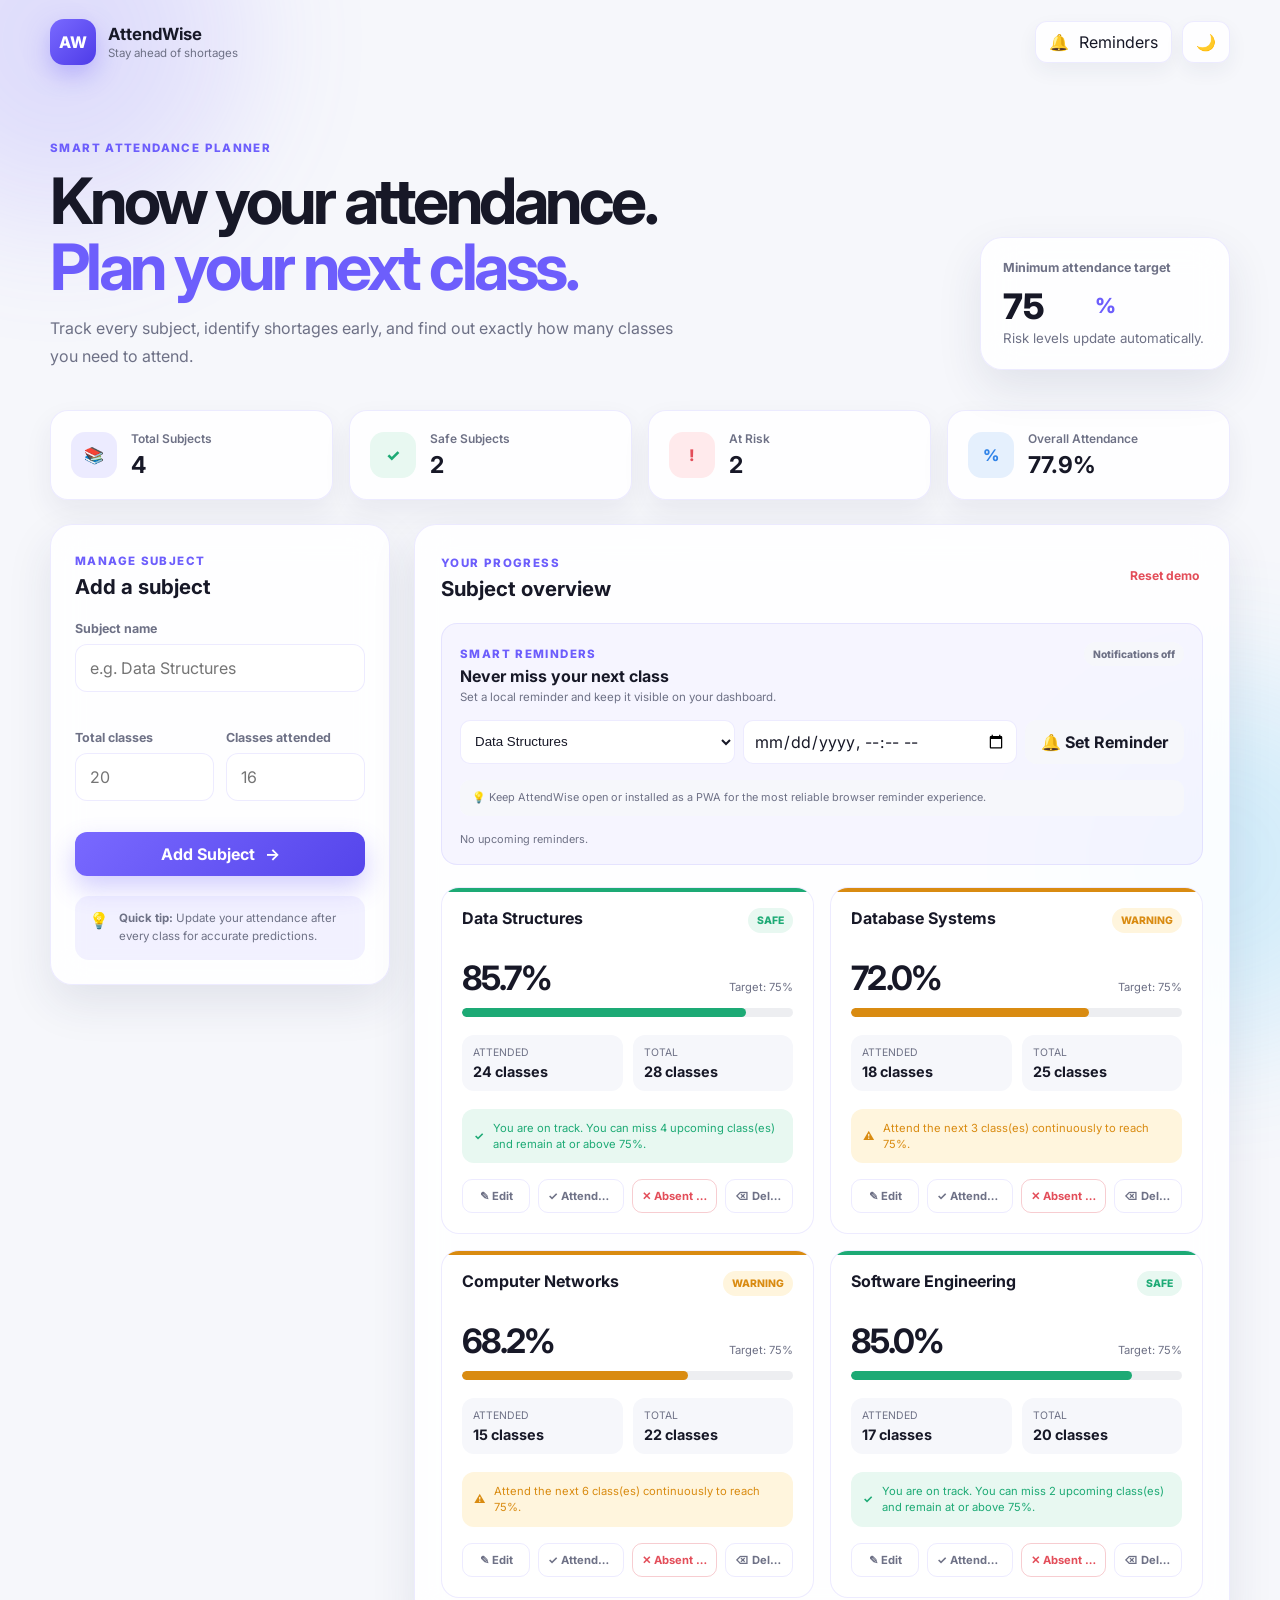
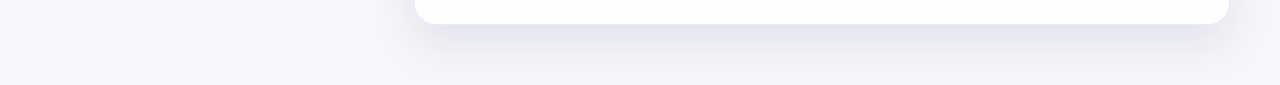
<file: index.html>
<!DOCTYPE html>
<html lang="en">
<head>
  <meta charset="UTF-8" />
  <meta name="viewport" content="width=device-width, initial-scale=1.0" />
  <meta name="description" content="AttendWise - Track attendance and avoid shortages." />
  <title>AttendWise | Attendance Tracker</title>
  <link rel="preconnect" href="https://fonts.googleapis.com">
  <link rel="preconnect" href="https://fonts.gstatic.com" crossorigin>
  <link href="https://fonts.googleapis.com/css2?family=Inter:wght@400;500;600;700;800&display=swap" rel="stylesheet">
  <link rel="manifest" href="manifest.json" />
  <meta name="theme-color" content="#6d5efc" />
  <link rel="manifest" href="manifest.json" />
  <meta name="theme-color" content="#6d5efc" />
  <link rel="stylesheet" href="styles.css?v=5" />
</head>
<body>
  <div class="background-orb orb-one"></div>
  <div class="background-orb orb-two"></div>

  <header class="topbar">
    <a class="brand" href="#" aria-label="AttendWise home">
      <span class="brand-icon">AW</span>
      <span>
        <strong>AttendWise</strong>
        <small>Stay ahead of shortages</small>
      </span>
    </a>

    <div class="topbar-actions">
      <button id="notificationBtn" class="icon-button" type="button" title="Enable reminders">
        <span aria-hidden="true">🔔</span>
        <span class="button-label">Reminders</span>
      </button>
      <button id="themeToggle" class="icon-button" type="button" title="Toggle theme" aria-label="Toggle dark mode">
        <span id="themeIcon" aria-hidden="true">🌙</span>
      </button>
    </div>
  </header>

  <main class="container">
    <section class="hero">
      <div>
        <span class="eyebrow">SMART ATTENDANCE PLANNER</span>
        <h1>Know your attendance.<br><span>Plan your next class.</span></h1>
        <p>Track every subject, identify shortages early, and find out exactly how many classes you need to attend.</p>
      </div>

      <div class="target-card">
        <label for="minimumAttendance">Minimum attendance target</label>
        <div class="target-control">
          <input id="minimumAttendance" type="number" min="1" max="100" value="75" />
          <span>%</span>
        </div>
        <small>Risk levels update automatically.</small>
      </div>
    </section>

    <section class="summary-grid" aria-label="Attendance summary">
      <article class="summary-card">
        <span class="summary-icon purple">📚</span>
        <div>
          <p>Total Subjects</p>
          <strong id="totalSubjects">0</strong>
        </div>
      </article>
      <article class="summary-card">
        <span class="summary-icon green">✓</span>
        <div>
          <p>Safe Subjects</p>
          <strong id="safeSubjects">0</strong>
        </div>
      </article>
      <article class="summary-card">
        <span class="summary-icon red">!</span>
        <div>
          <p>At Risk</p>
          <strong id="riskSubjects">0</strong>
        </div>
      </article>
      <article class="summary-card">
        <span class="summary-icon blue">%</span>
        <div>
          <p>Overall Attendance</p>
          <strong id="overallAttendance">0%</strong>
        </div>
      </article>
    </section>

    <section class="content-grid">
      <aside class="form-panel">
        <div class="section-heading">
          <div>
            <span class="eyebrow">MANAGE SUBJECT</span>
            <h2 id="formTitle">Add a subject</h2>
          </div>
          <button id="cancelEditBtn" class="text-button hidden" type="button">Cancel</button>
        </div>

        <form id="subjectForm" novalidate>
          <input id="subjectId" type="hidden" />

          <label for="subjectName">Subject name</label>
          <input id="subjectName" type="text" maxlength="40" placeholder="e.g. Data Structures" required />
          <small class="error" id="nameError"></small>

          <div class="form-row">
            <div>
              <label for="totalClasses">Total classes</label>
              <input id="totalClasses" type="number" min="0" placeholder="20" required />
              <small class="error" id="totalError"></small>
            </div>
            <div>
              <label for="attendedClasses">Classes attended</label>
              <input id="attendedClasses" type="number" min="0" placeholder="16" required />
              <small class="error" id="attendedError"></small>
            </div>
          </div>

          <button class="primary-button" type="submit">
            <span id="submitButtonText">Add Subject</span>
            <span aria-hidden="true">→</span>
          </button>
        </form>

        <div class="quick-tip">
          <span aria-hidden="true">💡</span>
          <p><strong>Quick tip:</strong> Update your attendance after every class for accurate predictions.</p>
        </div>
      </aside>

      <section class="subjects-panel">
        <div class="section-heading subjects-heading">
          <div>
            <span class="eyebrow">YOUR PROGRESS</span>
            <h2>Subject overview</h2>
          </div>
          <button id="resetDataBtn" class="text-button danger-text" type="button">Reset demo</button>
        </div>

        <div class="reminder-panel">
          <div class="reminder-panel-head">
            <div>
              <span class="eyebrow">SMART REMINDERS</span>
              <h3>Never miss your next class</h3>
              <p>Set a local reminder and keep it visible on your dashboard.</p>
            </div>
            <span id="notificationStatus" class="notification-status">Notifications off</span>
          </div>
          <form id="reminderForm" class="reminder-form">
            <select id="reminderSubject" aria-label="Reminder subject"></select>
            <input id="reminderTime" type="datetime-local" required aria-label="Reminder date and time" />
            <button class="secondary-button" type="submit">🔔 Set Reminder</button>
          </form>
          <div class="reminder-help">💡 Keep AttendWise open or installed as a PWA for the most reliable browser reminder experience.</div>
          <div id="reminderList" class="reminder-list"></div>
        </div>

        <div id="emptyState" class="empty-state hidden">
          <div>📘</div>
          <h3>No subjects yet</h3>
          <p>Add your first subject to start tracking attendance.</p>
        </div>

        <div id="subjectsGrid" class="subjects-grid"></div>
      </section>
    </section>
  </main>

  <div id="toast" class="toast" role="status" aria-live="polite"></div>

  <div id="confirmModal" class="modal-backdrop hidden" role="dialog" aria-modal="true" aria-labelledby="modalTitle">
    <div class="modal">
      <div class="modal-icon">🗑️</div>
      <h3 id="modalTitle">Delete subject?</h3>
      <p>This action cannot be undone.</p>
      <div class="modal-actions">
        <button id="cancelDeleteBtn" class="secondary-button" type="button">Cancel</button>
        <button id="confirmDeleteBtn" class="danger-button" type="button">Delete</button>
      </div>
    </div>
  </div>

  <script src="script.js?v=5"></script>
</body>
</html>
</file>
<file: styles.css>
:root {
  --bg: #f6f7fb;
  --surface: rgba(255, 255, 255, 0.88);
  --surface-solid: #ffffff;
  --text: #171827;
  --muted: #6e7186;
  --border: rgba(109, 94, 252, 0.12);
  --primary: #6d5efc;
  --primary-dark: #5545eb;
  --green: #1daa75;
  --green-bg: #e8f8f1;
  --yellow: #d98b11;
  --yellow-bg: #fff5dd;
  --red: #e34d59;
  --red-bg: #ffeaec;
  --blue: #3184e8;
  --shadow: 0 18px 45px rgba(42, 45, 89, 0.10);
  --radius: 22px;
}

[data-theme="dark"] {
  --bg: #10111a;
  --surface: rgba(28, 29, 44, 0.86);
  --surface-solid: #1c1d2c;
  --text: #f5f6ff;
  --muted: #a8abc2;
  --border: rgba(150, 140, 255, 0.16);
  --green-bg: rgba(29, 170, 117, 0.15);
  --yellow-bg: rgba(217, 139, 17, 0.15);
  --red-bg: rgba(227, 77, 89, 0.15);
  --shadow: 0 18px 50px rgba(0, 0, 0, 0.28);
}

* {
  box-sizing: border-box;
}

html {
  scroll-behavior: smooth;
}

body {
  margin: 0;
  min-height: 100vh;
  overflow-x: hidden;
  font-family: "Inter", sans-serif;
  background: var(--bg);
  color: var(--text);
  transition: background 0.25s ease, color 0.25s ease;
}

button,
input {
  font: inherit;
}

button {
  cursor: pointer;
}

.background-orb {
  position: fixed;
  z-index: -1;
  width: 360px;
  height: 360px;
  border-radius: 50%;
  filter: blur(70px);
  opacity: 0.18;
}

.orb-one {
  top: -140px;
  left: -120px;
  background: #7869ff;
}

.orb-two {
  right: -120px;
  bottom: -140px;
  background: #38bdf8;
}

.topbar {
  width: min(1180px, calc(100% - 32px));
  margin: 0 auto;
  min-height: 84px;
  display: flex;
  align-items: center;
  justify-content: space-between;
}

.brand {
  display: flex;
  align-items: center;
  gap: 12px;
  color: var(--text);
  text-decoration: none;
}

.brand-icon {
  width: 46px;
  height: 46px;
  display: grid;
  place-items: center;
  border-radius: 14px;
  color: white;
  font-weight: 800;
  background: linear-gradient(135deg, #7969ff, #4e3be8);
  box-shadow: 0 10px 24px rgba(109, 94, 252, 0.35);
}

.brand strong,
.brand small {
  display: block;
}

.brand strong {
  font-size: 1.05rem;
}

.brand small {
  margin-top: 2px;
  color: var(--muted);
  font-size: 0.72rem;
}

.topbar-actions {
  display: flex;
  gap: 10px;
}

.icon-button {
  min-height: 42px;
  border: 1px solid var(--border);
  border-radius: 12px;
  padding: 0 13px;
  color: var(--text);
  background: var(--surface);
  box-shadow: 0 8px 20px rgba(42, 45, 89, 0.06);
}

.button-label {
  margin-left: 6px;
}

.container {
  width: min(1180px, calc(100% - 32px));
  margin: 0 auto 60px;
}

.hero {
  display: grid;
  grid-template-columns: 1fr auto;
  gap: 32px;
  align-items: end;
  padding: 52px 0 32px;
}

.eyebrow {
  display: inline-block;
  color: var(--primary);
  font-size: 0.72rem;
  font-weight: 800;
  letter-spacing: 0.12em;
}

.hero h1 {
  margin: 12px 0 14px;
  max-width: 680px;
  font-size: clamp(2.35rem, 5vw, 4.8rem);
  line-height: 1.03;
  letter-spacing: -0.055em;
}

.hero h1 span {
  color: var(--primary);
}

.hero p {
  max-width: 650px;
  margin: 0;
  color: var(--muted);
  font-size: 1rem;
  line-height: 1.75;
}

.target-card {
  min-width: 250px;
  padding: 22px;
  border: 1px solid var(--border);
  border-radius: var(--radius);
  background: var(--surface);
  box-shadow: var(--shadow);
  backdrop-filter: blur(18px);
}

.target-card label {
  display: block;
  margin-bottom: 10px;
  font-size: 0.78rem;
  font-weight: 700;
  color: var(--muted);
}

.target-control {
  display: flex;
  align-items: center;
  gap: 6px;
}

.target-control input {
  width: 86px;
  border: 0;
  outline: 0;
  padding: 0;
  color: var(--text);
  background: transparent;
  font-size: 2.2rem;
  font-weight: 800;
}

.target-control span {
  color: var(--primary);
  font-size: 1.3rem;
  font-weight: 800;
}

.target-card small {
  color: var(--muted);
}

.summary-grid {
  display: grid;
  grid-template-columns: repeat(4, 1fr);
  gap: 16px;
  margin: 8px 0 24px;
}

.summary-card {
  display: flex;
  align-items: center;
  gap: 14px;
  padding: 20px;
  border: 1px solid var(--border);
  border-radius: 18px;
  background: var(--surface);
  box-shadow: 0 12px 28px rgba(42, 45, 89, 0.07);
  transition: transform 0.2s ease, box-shadow 0.2s ease;
}

.summary-card:hover {
  transform: translateY(-3px);
  box-shadow: var(--shadow);
}

.summary-icon {
  width: 46px;
  height: 46px;
  display: grid;
  flex-shrink: 0;
  place-items: center;
  border-radius: 14px;
  font-weight: 800;
}

.summary-icon.purple { color: var(--primary); background: rgba(109, 94, 252, 0.12); }
.summary-icon.green { color: var(--green); background: var(--green-bg); }
.summary-icon.red { color: var(--red); background: var(--red-bg); }
.summary-icon.blue { color: var(--blue); background: rgba(49, 132, 232, 0.12); }

.summary-card p {
  margin: 0 0 5px;
  color: var(--muted);
  font-size: 0.75rem;
  font-weight: 600;
}

.summary-card strong {
  font-size: 1.45rem;
}

.content-grid {
  display: grid;
  grid-template-columns: 340px 1fr;
  gap: 24px;
  align-items: start;
}

.form-panel,
.subjects-panel {
  border: 1px solid var(--border);
  border-radius: var(--radius);
  background: var(--surface);
  box-shadow: var(--shadow);
  backdrop-filter: blur(18px);
}

.form-panel {
  position: sticky;
  top: 18px;
  padding: 24px;
}

.subjects-panel {
  min-height: 440px;
  padding: 26px;
}

.section-heading {
  display: flex;
  align-items: center;
  justify-content: space-between;
  gap: 16px;
  margin-bottom: 22px;
}

.section-heading h2 {
  margin: 5px 0 0;
  font-size: 1.28rem;
}

form label {
  display: block;
  margin: 16px 0 8px;
  color: var(--muted);
  font-size: 0.78rem;
  font-weight: 700;
}

form input {
  width: 100%;
  border: 1px solid var(--border);
  border-radius: 12px;
  outline: 0;
  padding: 13px 14px;
  color: var(--text);
  background: var(--surface-solid);
  transition: border-color 0.2s ease, box-shadow 0.2s ease;
}

form input:focus {
  border-color: var(--primary);
  box-shadow: 0 0 0 4px rgba(109, 94, 252, 0.12);
}

.form-row {
  display: grid;
  grid-template-columns: 1fr 1fr;
  gap: 12px;
}

.error {
  display: block;
  min-height: 17px;
  margin-top: 5px;
  color: var(--red);
  font-size: 0.7rem;
}

.primary-button,
.secondary-button,
.danger-button {
  border: 0;
  border-radius: 12px;
  padding: 12px 16px;
  font-weight: 700;
}

.primary-button {
  width: 100%;
  display: flex;
  align-items: center;
  justify-content: center;
  gap: 10px;
  margin-top: 9px;
  color: #fff;
  background: linear-gradient(135deg, #7969ff, #5545eb);
  box-shadow: 0 12px 26px rgba(109, 94, 252, 0.3);
  transition: transform 0.2s ease, box-shadow 0.2s ease;
}

.primary-button:hover {
  transform: translateY(-2px);
  box-shadow: 0 15px 30px rgba(109, 94, 252, 0.38);
}

.text-button {
  border: 0;
  padding: 4px;
  color: var(--primary);
  background: transparent;
  font-size: 0.76rem;
  font-weight: 700;
}

.danger-text {
  color: var(--red);
}

.quick-tip {
  display: flex;
  gap: 10px;
  margin-top: 20px;
  padding: 14px;
  border-radius: 14px;
  color: var(--muted);
  background: rgba(109, 94, 252, 0.08);
}

.quick-tip p {
  margin: 0;
  font-size: 0.72rem;
  line-height: 1.55;
}

.subjects-grid {
  display: grid;
  grid-template-columns: repeat(2, minmax(0, 1fr));
  gap: 16px;
}

.subject-card {
  position: relative;
  overflow: hidden;
  padding: 20px;
  border: 1px solid var(--border);
  border-radius: 18px;
  background: var(--surface-solid);
  animation: fadeUp 0.35s ease both;
  transition: transform 0.2s ease, box-shadow 0.2s ease;
}

.subject-card:hover {
  transform: translateY(-3px);
  box-shadow: 0 14px 30px rgba(42, 45, 89, 0.10);
}

.subject-card::before {
  content: "";
  position: absolute;
  inset: 0 0 auto;
  height: 4px;
  background: var(--status-color);
}

.card-header {
  display: flex;
  align-items: flex-start;
  justify-content: space-between;
  gap: 12px;
}

.card-header h3 {
  margin: 0;
  max-width: 70%;
  font-size: 1rem;
  overflow-wrap: anywhere;
}

.status-badge {
  border-radius: 999px;
  padding: 6px 9px;
  color: var(--status-color);
  background: var(--status-bg);
  font-size: 0.65rem;
  font-weight: 800;
}

.percentage-row {
  display: flex;
  align-items: end;
  justify-content: space-between;
  margin: 24px 0 10px;
}

.percentage-row strong {
  font-size: 2.1rem;
  letter-spacing: -0.05em;
}

.percentage-row span {
  padding-bottom: 4px;
  color: var(--muted);
  font-size: 0.7rem;
}

.progress-track {
  height: 9px;
  overflow: hidden;
  border-radius: 99px;
  background: rgba(120, 123, 150, 0.13);
}

.progress-bar {
  height: 100%;
  width: 0;
  border-radius: inherit;
  background: var(--status-color);
  transition: width 0.6s ease;
}

.class-stats {
  display: grid;
  grid-template-columns: repeat(2, 1fr);
  gap: 10px;
  margin: 18px 0;
}

.stat-box {
  padding: 11px;
  border-radius: 12px;
  background: var(--bg);
}

.stat-box small,
.stat-box strong {
  display: block;
}

.stat-box small {
  margin-bottom: 4px;
  color: var(--muted);
  font-size: 0.65rem;
}

.stat-box strong {
  font-size: 0.9rem;
}

.prediction {
  min-height: 54px;
  display: flex;
  align-items: center;
  gap: 9px;
  padding: 11px 12px;
  border-radius: 12px;
  color: var(--status-color);
  background: var(--status-bg);
  font-size: 0.7rem;
  line-height: 1.45;
}

.card-actions {
  display: flex;
  gap: 8px;
  margin-top: 16px;
}

.card-actions button {
  flex: 1;
  border: 1px solid var(--border);
  border-radius: 10px;
  padding: 9px;
  color: var(--muted);
  background: transparent;
  font-size: 0.7rem;
  font-weight: 700;
}

.card-actions button:hover {
  color: var(--primary);
  border-color: var(--primary);
}

.card-actions .delete-action:hover {
  color: var(--red);
  border-color: var(--red);
}

.empty-state {
  min-height: 330px;
  display: grid;
  place-content: center;
  text-align: center;
  color: var(--muted);
}

.empty-state div {
  font-size: 3rem;
}

.empty-state h3 {
  margin: 10px 0 5px;
  color: var(--text);
}

.empty-state p {
  margin: 0;
  font-size: 0.82rem;
}

.toast {
  position: fixed;
  z-index: 20;
  left: 50%;
  bottom: 24px;
  transform: translate(-50%, 120px);
  max-width: calc(100% - 32px);
  border-radius: 12px;
  padding: 12px 18px;
  color: white;
  background: #202235;
  box-shadow: var(--shadow);
  opacity: 0;
  transition: transform 0.25s ease, opacity 0.25s ease;
}

.toast.show {
  transform: translate(-50%, 0);
  opacity: 1;
}

.modal-backdrop {
  position: fixed;
  z-index: 30;
  inset: 0;
  display: grid;
  place-items: center;
  padding: 20px;
  background: rgba(10, 11, 18, 0.56);
  backdrop-filter: blur(6px);
}

.modal {
  width: min(360px, 100%);
  padding: 28px;
  border-radius: 22px;
  text-align: center;
  background: var(--surface-solid);
  box-shadow: var(--shadow);
  animation: popIn 0.2s ease;
}

.modal-icon {
  font-size: 2.2rem;
}

.modal h3 {
  margin: 12px 0 7px;
}

.modal p {
  margin: 0;
  color: var(--muted);
  font-size: 0.84rem;
}

.modal-actions {
  display: flex;
  gap: 10px;
  margin-top: 22px;
}

.modal-actions button {
  flex: 1;
}

.secondary-button {
  color: var(--text);
  background: var(--bg);
}

.danger-button {
  color: white;
  background: var(--red);
}

.hidden {
  display: none !important;
}

@keyframes fadeUp {
  from { opacity: 0; transform: translateY(12px); }
  to { opacity: 1; transform: translateY(0); }
}

@keyframes popIn {
  from { opacity: 0; transform: scale(0.96); }
  to { opacity: 1; transform: scale(1); }
}

@media (max-width: 920px) {
  .hero {
    grid-template-columns: 1fr;
  }

  .target-card {
    width: 100%;
  }

  .summary-grid {
    grid-template-columns: repeat(2, 1fr);
  }

  .content-grid {
    grid-template-columns: 1fr;
  }

  .form-panel {
    position: static;
  }
}

@media (max-width: 620px) {
  .topbar,
  .container {
    width: min(100% - 22px, 1180px);
  }

  .button-label {
    display: none;
  }

  .hero {
    padding-top: 30px;
  }

  .hero h1 {
    font-size: 2.45rem;
  }

  .summary-grid,
  .subjects-grid {
    grid-template-columns: 1fr;
  }

  .summary-card {
    padding: 16px;
  }

  .subjects-panel,
  .form-panel {
    padding: 19px;
  }

  .form-row {
    grid-template-columns: 1fr;
    gap: 0;
  }

  .subjects-heading {
    align-items: flex-start;
  }
}

.reminder-panel{display:grid;gap:14px;margin-bottom:22px;padding:18px;border:1px solid var(--border);border-radius:16px;background:rgba(109,94,252,.055)}
.reminder-panel h3{margin:4px 0;font-size:1rem}.reminder-panel p{margin:0;color:var(--muted);font-size:.72rem}
.reminder-form{display:grid;grid-template-columns:1fr 1fr auto;gap:8px}.reminder-form select,.reminder-form input{width:100%;border:1px solid var(--border);border-radius:10px;padding:10px;color:var(--text);background:var(--surface-solid)}
.reminder-list{display:grid;gap:8px}.reminder-item{display:flex;justify-content:space-between;gap:10px;padding:9px 11px;border-radius:10px;background:var(--surface-solid);font-size:.7rem}.reminder-item span{color:var(--muted)}.reminder-item button{border:0;color:var(--red);background:transparent;font-size:.68rem;font-weight:700}
.attended-action.is-saving{opacity:.65;pointer-events:none}.mini-spinner{width:12px;height:12px;display:inline-block;border:2px solid currentColor;border-right-color:transparent;border-radius:50%;animation:spin .7s linear infinite;vertical-align:-2px}@keyframes spin{to{transform:rotate(360deg)}}
@media(max-width:720px){.reminder-form{grid-template-columns:1fr}}

.reminder-panel{gap:16px}
.reminder-panel-head{display:flex;align-items:flex-start;justify-content:space-between;gap:16px}
.notification-status{white-space:nowrap;border-radius:999px;padding:6px 9px;color:var(--muted);background:var(--bg);font-size:.64rem;font-weight:800}
.notification-status.on{color:var(--green);background:var(--green-bg)}
.reminder-help{padding:10px 12px;border-radius:10px;color:var(--muted);background:var(--bg);font-size:.68rem;line-height:1.45}
.reminder-item{min-height:44px}
.reminder-time{color:var(--muted);font-size:.65rem}
.reminder-countdown{color:var(--primary);font-size:.66rem;font-weight:800}
.absent-action:hover{color:var(--red)!important;border-color:var(--red)!important}
@media(max-width:620px){.reminder-panel-head{flex-direction:column}.card-actions{flex-wrap:wrap}.card-actions button{min-width:calc(50% - 4px)}}

/* v4: three-action subject card footer */
.card-actions {
  display: grid;
  grid-template-columns: 1fr 1.2fr 1.2fr 1fr;
  gap: 8px;
}
.card-actions .absent-action:hover {
  color: var(--red) !important;
  border-color: var(--red) !important;
  background: rgba(239, 68, 68, 0.08);
}
@media (max-width: 900px) {
  .card-actions {
    grid-template-columns: 1fr 1fr;
  }
}
@media (max-width: 620px) {
  .card-actions {
    grid-template-columns: 1fr 1fr;
  }
  .card-actions button {
    min-width: 0;
  }
}

/* ===== AttendWise v5 responsive layout ===== */
.card-actions {
  display: grid;
  grid-template-columns: minmax(0, 1fr) minmax(0, 1.25fr) minmax(0, 1.25fr) minmax(0, 1fr);
  gap: 8px;
}
.card-actions button {
  min-width: 0;
  width: 100%;
  white-space: nowrap;
  overflow: hidden;
  text-overflow: ellipsis;
}
.absent-action {
  color: var(--red) !important;
  border-color: rgba(227,77,89,.28) !important;
}
.absent-action:hover {
  background: var(--red-bg) !important;
}
@media (max-width: 980px) {
  .content-grid { grid-template-columns: 300px minmax(0, 1fr); }
  .subjects-grid { grid-template-columns: repeat(2, minmax(0, 1fr)); }
  .subjects-panel { min-width: 0; }
  .subject-card { min-width: 0; }
  .card-actions { grid-template-columns: repeat(2, minmax(0, 1fr)); }
}
@media (max-width: 760px) {
  .topbar {
    min-height: 72px;
    gap: 12px;
  }
  .content-grid { grid-template-columns: 1fr; }
  .form-panel { position: static; }
  .subjects-panel { padding: 18px; }
  .subjects-grid { grid-template-columns: 1fr; }
  .reminder-form { grid-template-columns: 1fr; }
  .reminder-form button { width: 100%; }
  .reminder-panel-head { flex-direction: column; }
}
@media (max-width: 520px) {
  .topbar, .container { width: calc(100% - 20px); }
  .topbar-actions { gap: 6px; }
  .brand-icon { width: 40px; height: 40px; }
  .brand strong { font-size: .95rem; }
  .brand small { font-size: .64rem; }
  .hero { gap: 18px; padding: 28px 0 22px; }
  .hero h1 { font-size: 2.15rem; }
  .target-card { min-width: 0; padding: 18px; }
  .summary-grid { grid-template-columns: 1fr 1fr; gap: 10px; }
  .summary-card { padding: 13px; gap: 9px; }
  .summary-icon { width: 38px; height: 38px; }
  .summary-card strong { font-size: 1.15rem; }
  .section-heading { flex-wrap: wrap; }
  .subjects-panel, .form-panel { padding: 15px; border-radius: 18px; }
  .subject-card { padding: 16px; }
  .subject-card h3 { font-size: 1rem; }
  .class-stats { grid-template-columns: 1fr 1fr; gap: 8px; }
  .card-actions { grid-template-columns: 1fr 1fr; }
  .card-actions button { font-size: .68rem; padding: 10px 6px; }
  .reminder-form select, .reminder-form input { min-width: 0; }
}
@media (max-width: 360px) {
  .summary-grid { grid-template-columns: 1fr; }
  .card-actions { grid-template-columns: 1fr; }
}
</file>
